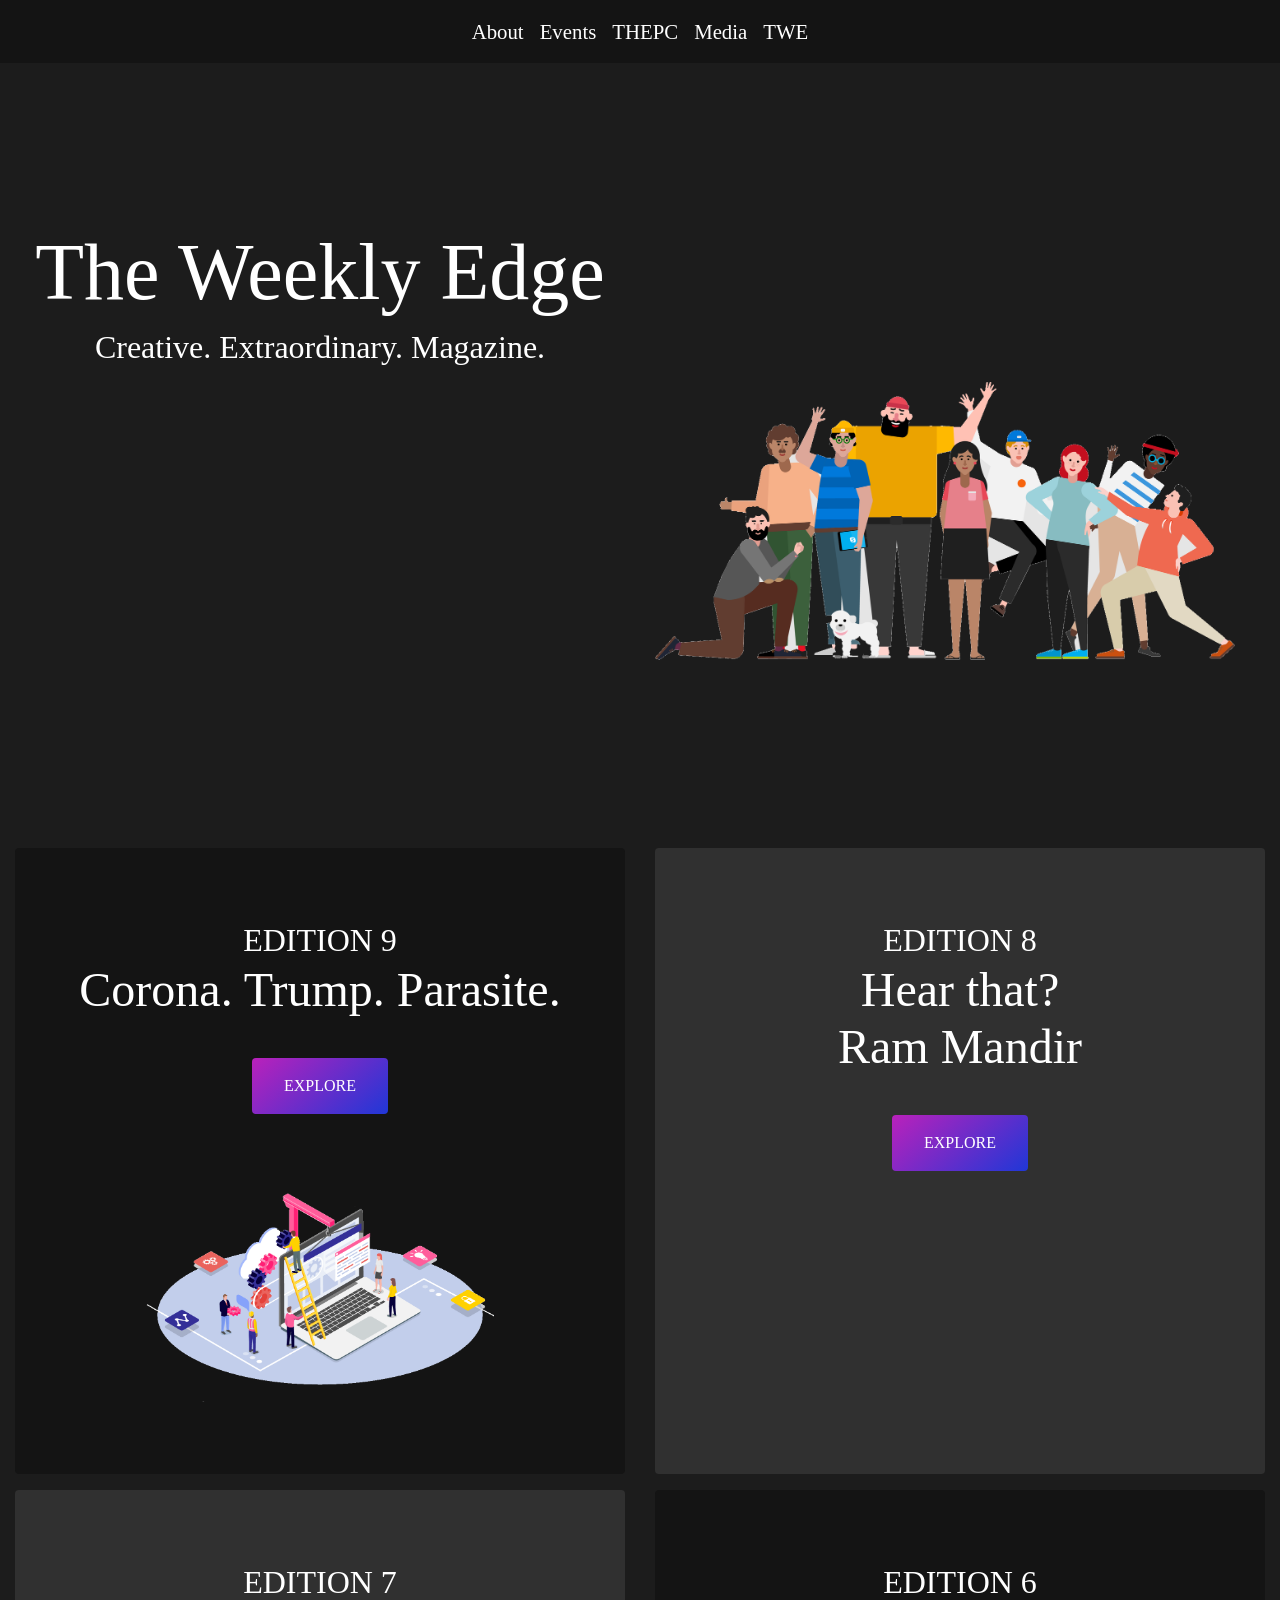
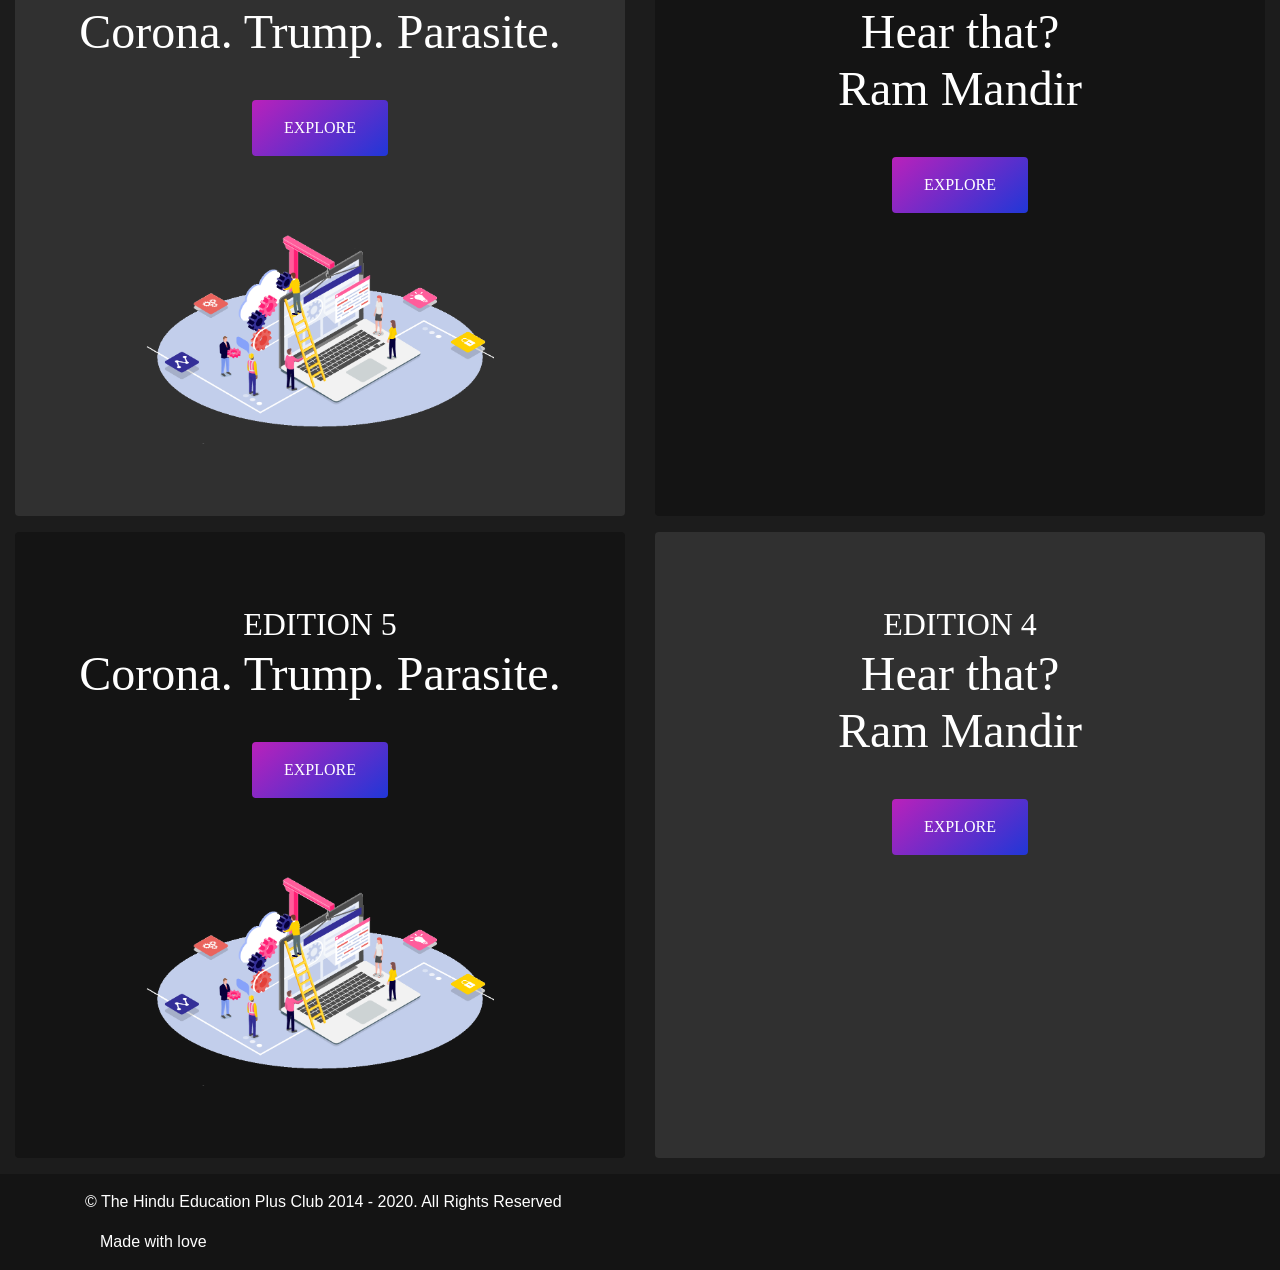
<file: index.html>
<!DOCTYPE html>

<html lang="en">
<head>
  <title>TWE - Home</title>
  <meta charset="utf-8">
  <meta name="viewport" content="width=device-width, initial-scale=1">
  <link rel="stylesheet" href="https://maxcdn.bootstrapcdn.com/bootstrap/4.4.1/css/bootstrap.min.css">
  <script src="https://ajax.googleapis.com/ajax/libs/jquery/3.4.1/jquery.min.js"></script>
  <script src="https://cdnjs.cloudflare.com/ajax/libs/popper.js/1.16.0/umd/popper.min.js"></script>
  <script src="https://maxcdn.bootstrapcdn.com/bootstrap/4.4.1/js/bootstrap.min.js"></script>
  <link rel="stylesheet" href="main.css">
</head>
<body class="bg-dark-grey">
<div class="navbar fixed-top navbar-expand bg-black justify-content-center">
  <ul class="navbar-nav">
    <li class="nav-item"> <a class="nav-link" href="#">About</a> </li>
    <li class="nav-item"> <a class="nav-link" href="#">Events</a> </li>
    <li class="nav-item"> <a class="nav-link" href="#">THEPC</a></li>
    <li class="nav-item"> <a class="nav-link" href="#">Media </a></li>
    <li class="nav-item"> <a class="nav-link" href="#">TWE </a></li>
  </ul>
</div>
<!-- Primary Edition -->
<div class ="container-fluid container-fluid-trans mt-5 bg-trans">
  <div class="jumbotron jumbotron-fluid jumbo-disp">
      <div class="row">
        <div class="col-sm-6">
          <center>
          <h1 class="display-3 jumbo-text-left"><b>The Weekly Edge</b></h1>
          <p class="display-4 jumbo-text-left-subtitle"> Creative. Extraordinary. Magazine. </p>
        </center>
      </div>
      </div>
      <div class="row justify-content-end">
        <div class = "col-sm-6">
          <img src="people.png" class="jumbo-img">
      </div>
      </div> 
  </div>
</div>

  <!--Cards-->
<div class="container-fluid container-fluid-trans">
  <div class="card-deck">

  <div class="card card-disp bg-black">
    <a href="demoedition.html" class="mobile-link" >
    <div class="card-body text-center">
      <p class="card-text"> EDITION 9</p>
      <p class="card-header">Corona. Trump. Parasite.</p>
      <p class="card-body">
        <a href="demoedition.html" target="_blank" class="card-btn"><button class="btn btn-dark">EXPLORE</button></a>
      </p>
      <p class="card-body">
        <img src="workers.png" class="card-img">
      </p>
    </div>
  </a>
  </div>
  
  <div class="card card-disp bg-grey">
   <a href="demoedition.html" class="mobile-link" >
    <div class="card-body text-center ">
      <p class="card-text">EDITION 8</p>
      <p class="card-header">Hear that? </p><p class="card-header">Ram Mandir</p>
      <p class="card-body">
        <a href="demoedition.html" target="_blank" class="card-btn"><button class="btn btn-dark">EXPLORE</button></a>
      </p>
      </div>
    </a>
  </div>

</div>
<div class="card-deck">
  <div class="card card-disp bg-grey">
    <a href="demoedition.html" class="mobile-link" >
    <div class="card-body text-center">
      <p class="card-text"> EDITION 7</p>
      <p class="card-header">Corona. Trump. Parasite.</p>
      <p class="card-body">
        <a href="demoedition.html" target="_blank" class="card-btn"><button class="btn btn-dark">EXPLORE</button></a>
      </p>
      <p class="card-body">
        <img src="workers.png" class="card-img">
      </p>
    </div>
  </a>
  </div>
  <div class="card card-disp bg-black">
    <a href="demoedition.html" class="mobile-link" >
    <div class="card-body text-center ">
      <p class="card-text">EDITION 6</p>
      <p class="card-header">Hear that? </p><p class="card-header">Ram Mandir</p>
      <p class="card-body">
        <a href="demoedition.html" target="_blank" class="card-btn" class="card-btn"><button class="btn btn-dark">EXPLORE</button></a>
      </p>
    </div>
  </div>
</a>
</div>
<div class="card-deck">
  <div class="card card-disp bg-black">
    <a href="demoedition.html" class="mobile-link" >
    <div class="card-body text-center">
      <p class="card-text"> EDITION 5</p>
      <p class="card-header">Corona. Trump. Parasite.</p>
      <p class="card-body">
        <a href="demoedition.html" target="_blank" class="card-btn"><button class="btn btn-dark">EXPLORE</button></a>
      </p>
      <p class="card-body">
        <img src="workers.png" class="card-img">
      </p>
    </div>
  </a>
  </div>
  <div class="card card-disp bg-grey">
    <a href="demoedition.html" class="mobile-link" >
    <div class="card-body text-center ">
      <p class="card-text">EDITION 4</p>
      <p class="card-header">Hear that? </p><p class="card-header">Ram Mandir</p>
      <p class="card-body">
        <a href="demoedition.html" target="_blank" class="card-btn"><button class="btn btn-dark">EXPLORE</button></a>
      </p>
    </div>
  </div>
</a>
</div>
</div>
<div class ="footer bg-black">
  <div class="container">
    <p> &copy; The Hindu Education Plus Club 2014 - 2020. All Rights Reserved </p>
    <div class="col-sm-3 justify-content-end"> Made with love </div>
  </div>
</div>
</body>
</html>
</file>
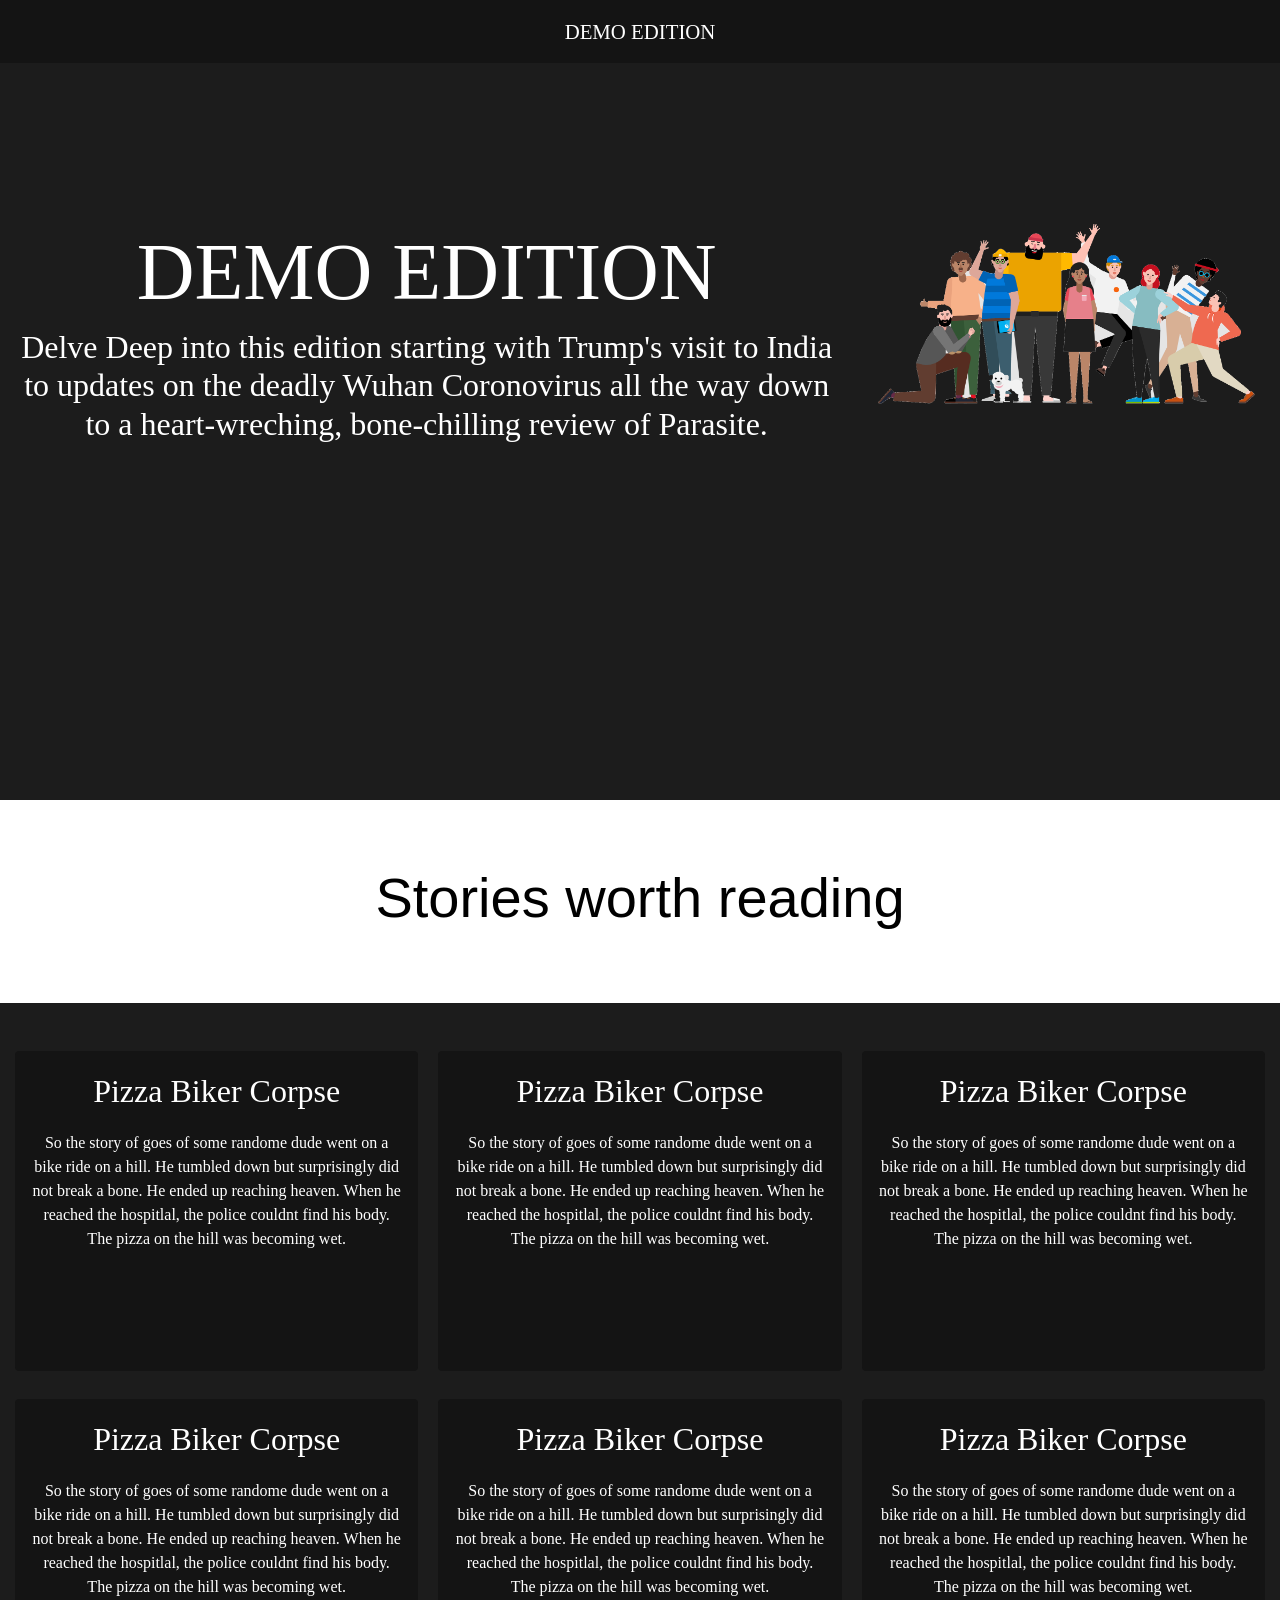
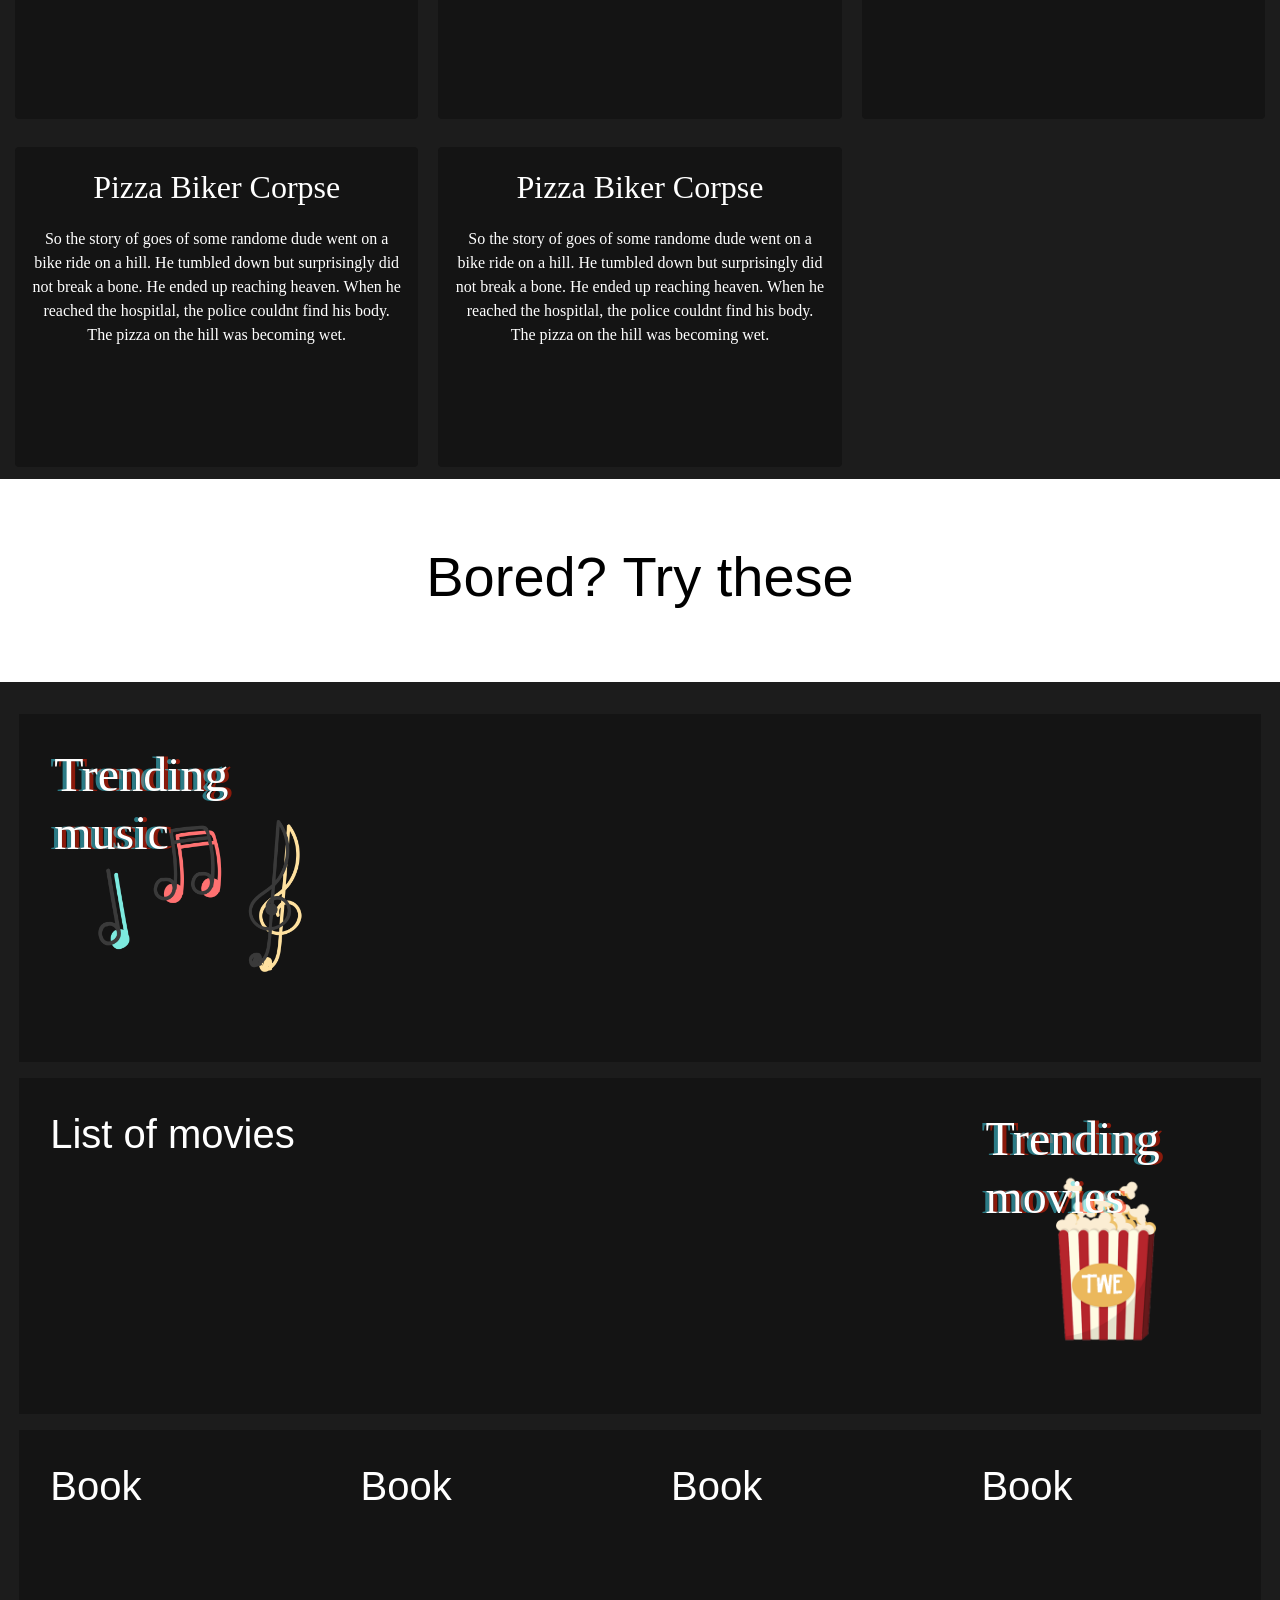
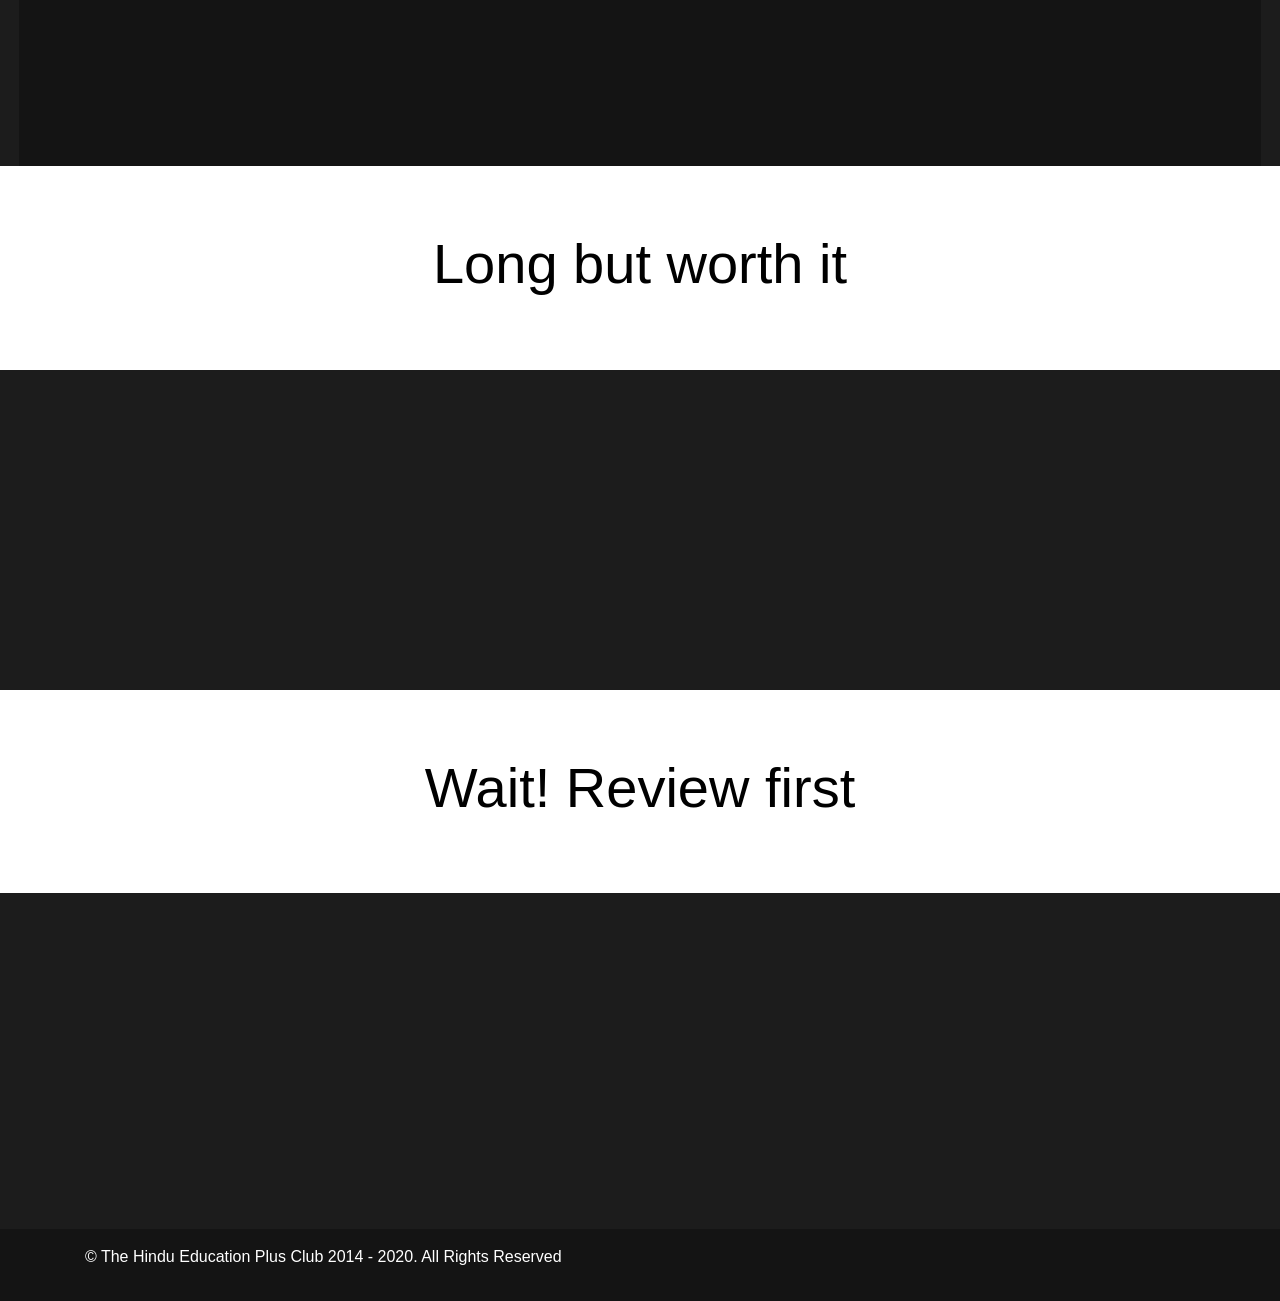
<file: demoedition.html>
<!DOCTYPE html>
<html lang="en">

<head>
  <title>TWE - DE</title>
  <meta charset="utf-8">
  <meta name="viewport" content="width=device-width, initial-scale=1">
  <link rel="stylesheet" href="https://maxcdn.bootstrapcdn.com/bootstrap/4.4.1/css/bootstrap.min.css">
  <script src="https://ajax.googleapis.com/ajax/libs/jquery/3.4.1/jquery.min.js"></script>
  <script src="https://cdnjs.cloudflare.com/ajax/libs/popper.js/1.16.0/umd/popper.min.js"></script>
  <script src="https://maxcdn.bootstrapcdn.com/bootstrap/4.4.1/js/bootstrap.min.js"></script>
  <link rel="stylesheet" href="main.css">
</head>
<body class ="noshow bg-dark-grey">
<div class="navbar fixed-top navbar-expand justify-content-center bg-black">
  <ul class="navbar-nav">
    <li class="nav-item"> <a class="nav-link" href="#">DEMO EDITION</a> </li>
  </ul>
</div>
<!-- Edition Definition-->
<div class ="container-fluid container-fluid-trans bg-trans mt-5">
  <div class="jumbotron jumbotron-fluid jumbo-disp">
      <div class="row">
        <div class="col-sm-8">
          <center>
          <h1 class="display-3 jumbo-text-left"><b>DEMO EDITION</b></h1>
          <p class="display-4 jumbo-text-left-subtitle justify-content-left">Delve Deep into this edition starting with Trump's visit to India to updates on the deadly Wuhan Coronovirus all the way down to a heart-wreching, bone-chilling review of Parasite.</p>
        </center>
      </div>
        <div class = "col-sm-4">
          <center><img src="people.png" class="jumbo-img"></center>
      </div>
      </div> 
  </div>
</div>

<!-- NEWS -->
<div class="jumbotron jumbotron-fluid bg-white" style="margin-top:-2em;">
    <center><h1 class="display-4 jumbo-divider">Stories <b>worth</b> reading</h1></center>
</div>
<div class="container-fluid container-fluid-trans bg-trans">
  <center>
  <div class = "card-columns">
    <div class ="card bg-black card-news"> 
      <p class="card-header-news"> Pizza Biker Corpse </p>
      <p class="card-text-news"> So  the story of goes of some randome dude went on a bike ride on a hill. He tumbled down but surprisingly did not break a bone. He ended up reaching heaven. When he reached the hospitlal, the police couldnt find his body. The pizza on the hill was becoming wet.</p>
    </div>
    <div class ="card bg-black card-news"> 
      <p class="card-header-news"> Pizza Biker Corpse </p>
      <p class="card-text-news"> So  the story of goes of some randome dude went on a bike ride on a hill. He tumbled down but surprisingly did not break a bone. He ended up reaching heaven. When he reached the hospitlal, the police couldnt find his body. The pizza on the hill was becoming wet.</p>
    </div>
    <div class ="card bg-black card-news"> 
      <p class="card-header-news"> Pizza Biker Corpse </p>
      <p class="card-text-news"> So  the story of goes of some randome dude went on a bike ride on a hill. He tumbled down but surprisingly did not break a bone. He ended up reaching heaven. When he reached the hospitlal, the police couldnt find his body. The pizza on the hill was becoming wet.</p>
    </div>
    <div class ="card bg-black card-news"> 
      <p class="card-header-news"> Pizza Biker Corpse </p>
      <p class="card-text-news"> So  the story of goes of some randome dude went on a bike ride on a hill. He tumbled down but surprisingly did not break a bone. He ended up reaching heaven. When he reached the hospitlal, the police couldnt find his body. The pizza on the hill was becoming wet.</p>
    </div>
    <div class ="card bg-black card-news"> 
      <p class="card-header-news"> Pizza Biker Corpse </p>
      <p class="card-text-news"> So  the story of goes of some randome dude went on a bike ride on a hill. He tumbled down but surprisingly did not break a bone. He ended up reaching heaven. When he reached the hospitlal, the police couldnt find his body. The pizza on the hill was becoming wet.</p>
    </div>
    <div class ="card bg-black card-news"> 
      <p class="card-header-news"> Pizza Biker Corpse </p>
      <p class="card-text-news"> So  the story of goes of some randome dude went on a bike ride on a hill. He tumbled down but surprisingly did not break a bone. He ended up reaching heaven. When he reached the hospitlal, the police couldnt find his body. The pizza on the hill was becoming wet.</p>
    </div>
    <div class ="card bg-black card-news"> 
      <p class="card-header-news"> Pizza Biker Corpse </p>
      <p class="card-text-news"> So  the story of goes of some randome dude went on a bike ride on a hill. He tumbled down but surprisingly did not break a bone. He ended up reaching heaven. When he reached the hospitlal, the police couldnt find his body. The pizza on the hill was becoming wet.</p>
    </div>
    <div class ="card bg-black card-news"> 
      <p class="card-header-news"> Pizza Biker Corpse </p>
      <p class="card-text-news"> So  the story of goes of some randome dude went on a bike ride on a hill. He tumbled down but surprisingly did not break a bone. He ended up reaching heaven. When he reached the hospitlal, the police couldnt find his body. The pizza on the hill was becoming wet.</p>
    </div>
  </div>
</center>
</div>

<!-- Entertainment -->
<div class ="jumbotron jumbotron-fluid bg-white">
  <center><h1 class="display-4 jumbo-divider"> Bored? <b>Try</b> these</h1></center>
</div>
<div class="container-fluid bg-black cont-large">
  <div class="row">
    <div class="col-sm-3">
     <div class="card-deck">
        <div class="card bg-trans">
          <h1 class="trend-center">Trending music</h1>
          <h1 class="trend-right">Trending music</h1>
          <h1 class="trend-left">Trending music</h1>
          <div class="card-img"><img src="TWE_music.png" width="300px"></div>
        </div>
      </div>
     </div>
    <div class="col-sm-9">
      <div class="card-deck">
        <div class="card bg-trans">
        </div>
      </div>
    </div>
  </div>
</div>
<div class="container-fluid bg-black cont-large">
  <div class="row">
    <div class="col-sm-9">
     <div class="card-deck">
       <div class="card bg-trans">
         <h1>List of movies</h1>
       </div>
      </div>
     </div>
    <div class="col-sm-3">
      <div class="card-deck">
        <div class="card bg-trans">
          <h1 class="trend-center">Trending movies</h1>
          <h1 class="trend-right">Trending movies</h1>
          <h1 class="trend-left">Trending movies</h1><br>
          <div class="card-img"><img src="TWE_movie.png" width="250px"></div>
        </div>
      </div>
    </div>
  </div>
</div>
<div class="container-fluid bg-black cont-large">
  <div class="row">
    <div class="col-sm-3">
     <div class="card-deck">
       <div class="card bg-trans">
         <h1>Book</h1>
       </div>
      </div>
     </div>
    <div class="col-sm-3">
      <div class="card-deck">
        <div class="card bg-trans">
          <h1>Book</h1>
        </div>
      </div>
    </div>
    <div class="col-sm-3">
      <div class="card-deck">
        <div class="card bg-trans">
          <h1>Book</h1>
        </div>
      </div>
    </div>
    <div class="col-sm-3">
      <div class="card-deck">
        <div class="card bg-trans">
          <h1>Book</h1>
        </div>
      </div>
    </div>
  </div>
</div>
<br>
</div>
<!-- Editorial -->
<div class ="jumbotron jumbotron-fluid bg-white" style="margin-top: -1.5em;">
  <center><h1 class="display-4  jumbo-divider"> <b>Long</b> but worth it</h1></center>
</div>
  <br>
  <br>
  <br>
  <br>
  <br>
  <br>
  <br>
  <br>
  <br>
  <br>
  <br>
  <br>

<!--  Review -->
<div class ="jumbotron jumbotron-fluid bg-white">
  <center><h1 class="display-4 jumbo-divider"> Wait! <b>Review</b> first</h1></center>
</div>
  <br>
  <br>
  <br>
  <br>
  <br>
  <br>
  <br>
  <br>
  <br>
  <br>
  <br>
  <br>
</div>
</center>

<!-- Cwhiteits 
<div class ="jumbotron-fluid bg-white">
  <center><h1 class="display-4 jumbo-divider"> The <b>people</b> behind this edition</h1></center>
  <br>
  <div class="row" style="padding-left:1em;">
    <div class="col-sm-4">
      <h1 class="jumbo-divider"> Writers </h1>
      <ul style="list-style-type: none;">
        <li> Name - Article Title</li>
        <li> Name - News</li>
        <li> Name - Hottest Songs </li>
        <li> Name - Movies</li>
        <li> Name - Book</li>
      </ul>
    </div>
    <div class="col-sm-4">
      <h1 class="jumbo-divider"> Designers/Compilers </h1>
      <ul style="list-style-type: none;">
        <li> Name - Website Design</li>
        <li> Name - </li>
        <li> Name </li>
        <li> Name </li>
        <li> Name </li>
      </ul>
    </div>
    <div class="col-sm-4">
      <h1 class="jumbo-divider"> Editors </h1>
      <ul style="list-style-type: none;">
        <li> Name - Editor In Chief</li>
        <li> Name - </li>
        <li> Name </li>
      </ul>
    </div>
  </div>
</div>
-->
<!-- Footer -->
<div class ="footer bg-black">
  <div class="container">
    <p> &copy; The Hindu Education Plus Club 2014 - 2020. All Rights Reserved </p>
  </div>
</div>


</body>
</html>
</file>
<file: main.css>
/* Containers */
.containter-fluid-trans,
.jumbotron{
	background: transparent;
}

.noshow {

}
.cont-large {
	width: 97%;
	margin-top:1em;
}


/* Buttons */
.btn {
	background: rgb(186,33,187);
	background: linear-gradient(139deg, rgba(186,33,187,1) 0%, rgba(32,55,215,1) 100%);
	color: #fff;
	padding: 1em 2em 1em 2em;
	font-family: HelveticaNeue-CondensedBold;
	border: none;
}
.btn:hover {
	background: rgb(186,33,187);
	background: linear-gradient(139deg, rgba(186,33,187,1) 0%, rgba(32,55,215,1) 100%);
	animation-name: bounce;
	animation-duration: 0.2s;
	animation-iteration-count: 2;
	animation-delay: 0.05s;
}

/* Navbar */
.nav-item {
	font-family: HelveticaNeue-CondensedBlack;
	font-size: 1.3em;
}
.navbar {
	border: none;
}
.edition-primary{
	font-size: 10em;
}
.nav-link{
	color: #fff;
}
.nav-link:hover {
	color:#1c1c1c;
	animation-name: bounce;
	animation-duration: 0.1s;
	animation-iteration-count: 2;
	animation-delay: 0.05s;
}
/* Jumbotron */
.jumbo-text-left {
	align-content: center;
	font-family: HelveticaNeue-CondensedBold;
	font-size: 5em;
}
.jumbo-text-left-subtitle {
	align-content: center;
	font-family: HelveticaNeue-CondensedBold;
	font-size: 2em;
}
.jumbo-img {
	width:95%;
}
.jumbo-disp {
	height: 40em;
	margin-top: 10em;
}
/* Background-colors */
.bg-dark {
	background-color: #222f3e!important;
}
.bg-light{
	background-color:#ebebeb!important;
}
.bg-grey{
	background-color: #303030;
	/*background: rgb(255,255,255);
	background: radial-gradient(circle, rgba(255,255,255,1) 0%, rgba(247,247,247,1) 100%);*/
	color:#fff;
}
.bg-blue {
	background: rgb(34,90,195);
	background: linear-gradient(137deg, rgba(34,90,195,1) 0%, rgba(45,253,221,1) 100%);
	color: #fff;
	background-attachment: fixed;
  	background-position: center;
  	background-repeat: no-repeat;
  	background-size: cover;
}
.bg-red {
	background: rgb(187,14,115);
	background: linear-gradient(137deg, rgba(187,14,115,1) 0%, rgba(253,29,29,1) 50%, rgba(250,112,38,1) 100%);
	color: #fff;
}
.bg-green {
	background: rgb(34,230,55);
	background: linear-gradient(137deg, rgba(34,230,55,1) 0%, rgba(5,139,184,1) 100%);
	color: #fff;
}
.bg-purple {
	background: rgb(186,33,187);
	background: linear-gradient(139deg, rgba(186,33,187,1) 0%, rgba(32,55,215,1) 100%);
	color: #fff;
}
.bg-white {
	color: #000;
}
.bg-black {
	background-color: #141414;
	/*background: rgb(24,24,24);
	background: radial-gradient(rgba(24,24,24,1) 0%, rgba(0,0,0,1) 100%);*/
	color:#fff;
}
.bg-trans {
	background-color: transparent;
}
.bg-dark-grey {
	color: #fff;
	background-color: #1c1c1c;
}
/* Cards */
.card {
	border: none;
	min-height: 20em;
	height: auto;
	margin-top: 1em;
	padding: 1em;
}
.card-cont {
	margin: 3em;
}
.card-header {
	font-family: HelveticaNeue-CondensedBold;
	font-size: 3em;
	background: none;
	border: none;
	margin-top: -0.8em;
}
.card-text {
	font-family: HelveticaNeue-light;
	font-size: 2em;
	margin-top: 1em;
}
.card-img {
	max-width: 70%;
	height: auto;
}
.card-news {
	height: auto;
	min-height: 20em;
}
.card-text-news {
	font-family: HelveticaNeue-light;
	font-size: 1em;
}
.card-header-news {
	font-family: HelveticaNeue-CondensedBold;
	font-size: 2em;
	background: none;
	border: none;
}
/* footer */
.footer {
	margin-bottom: -1em;
	margin-top: 1em;
	padding: 1em;
	vertical-align: center;
}
.mobile-link {
	pointer-events: none;
	height: auto;
	color: #fff;
}
/* Trending */
.trend-left {
	color: #42e0f5;
	opacity: 0.5;
	position: absolute;
	font-family: HelveticaNeue-CondensedBold;
	font-size: 3em;
}
.trend-right {
	padding-left: 8px;
	color: #ff2003;
	opacity: 0.5;
	position: absolute;
	font-family: HelveticaNeue-CondensedBold;
	font-size: 3em;
}
.trend-center{
	color: #fff;
	padding-left: 4px;
	position: absolute;
	font-family: HelveticaNeue-CondensedBold;
	font-size: 3em;
	opacity: 1;
	z-index: 1;
}
/* Animations */
@keyframes bounce {
	from {color: #fff; transform: rotate(2deg);}
	to {color: #000; transform: rotate(-2deg);}
}
/* Responsive */
@media screen and (max-width: 800px){
	.body {
		color: red;
	}
	.edition-primary {
		font-size: 4em;
	}
	.jumbo-divider {
		font-size: 2em!important;
	}
	.jumbo-disp {
		margin-top: 6em;
	}
	.navbar {
		padding: 1em;
	}
	.jumbo-text-left{
		font-size: 3.7em;
		color: red;
	}
	.jumbo-text-left-subtitle{
		font-size: 1.7em;
	}
	.card-img{
		display: none;
	}
	.card-text,
	.card-header {
		font-size: 2em;
	}
	.mobile-link{
		pointer-events: all;
	}
	.mobile-link:hover{
		text-decoration: none;
		color: #fff;
		animation-name: bounce;
		animation-duration: 0.1s;
		animation-iteration-count: 2;
		animation-delay: 0.05s;
	}
	.card-btn {
		display: none;
	}

}
</file>
